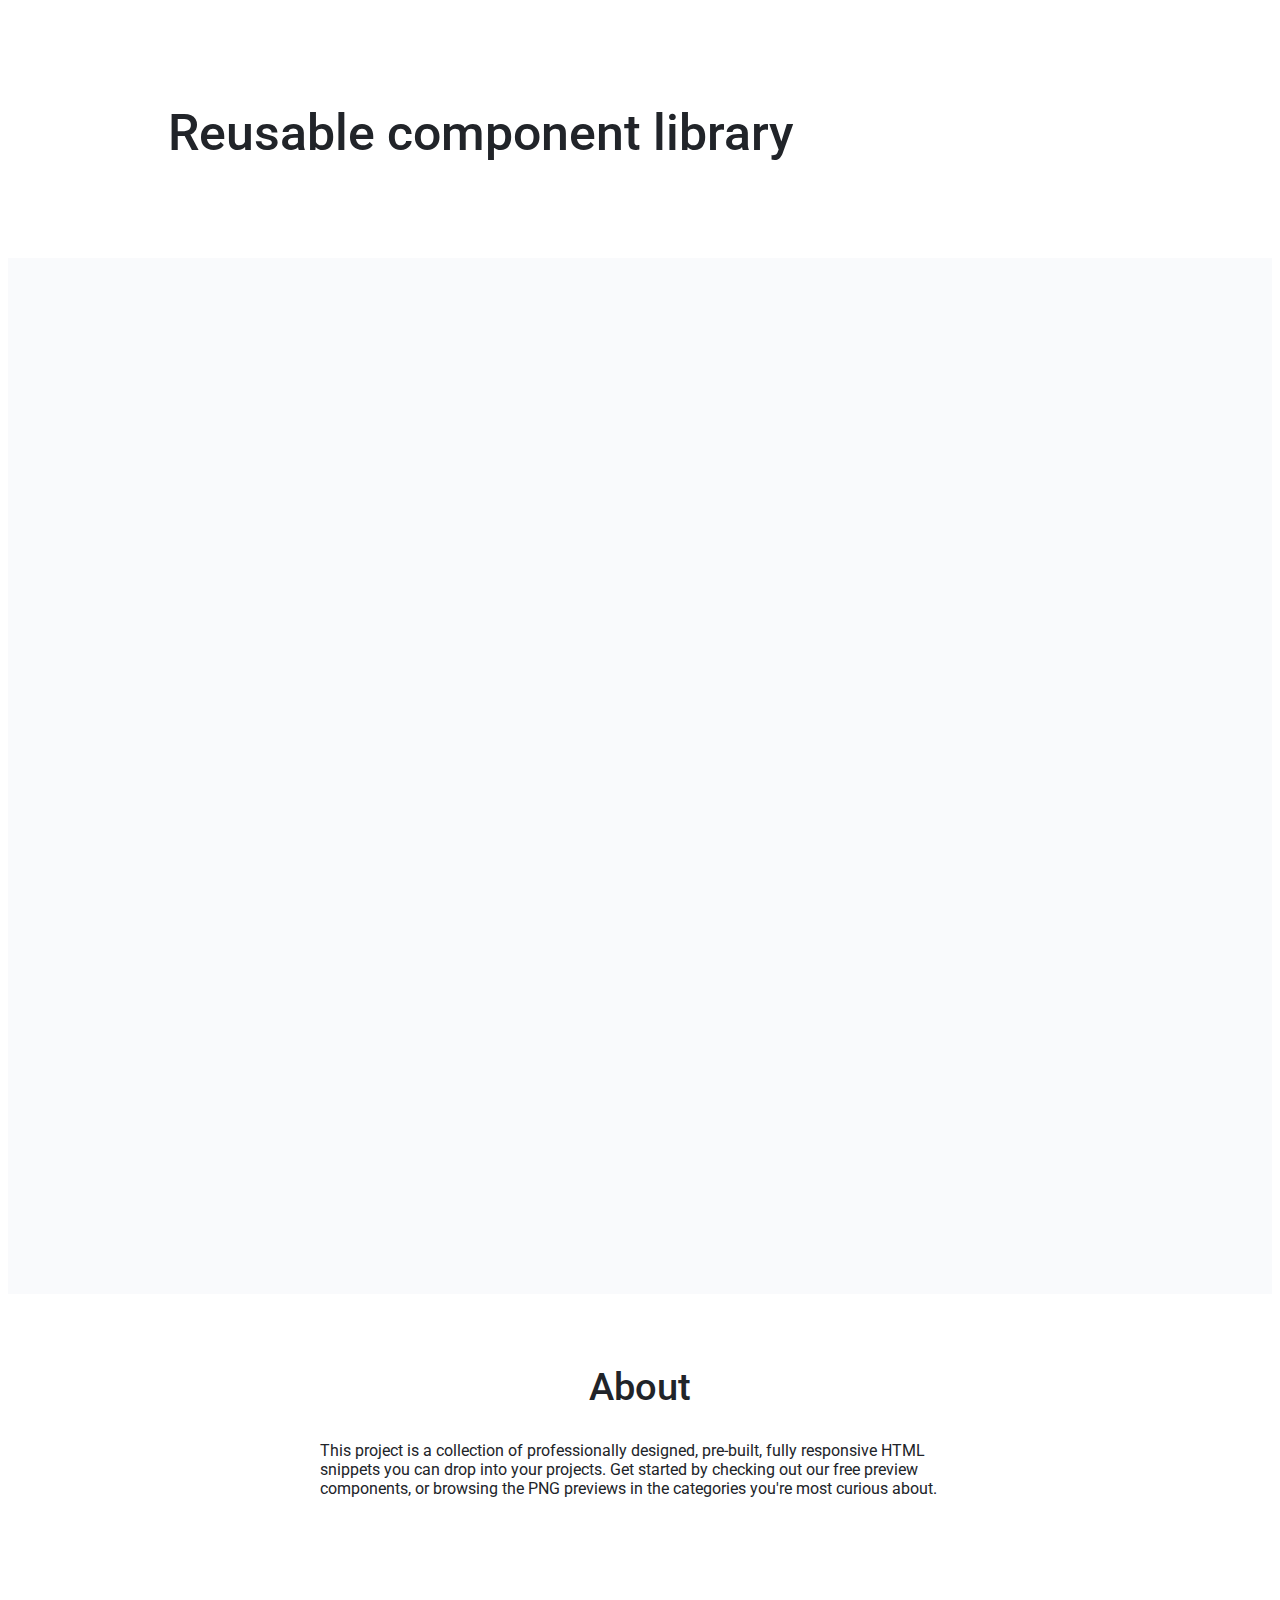
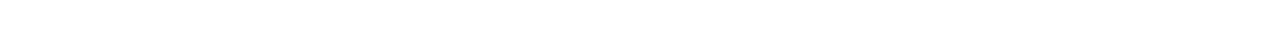
<file: index.html>
<!DOCTYPE html>
<!-- Главная страница -->
<html lang="ru">
  <head>
    <title>Главная страница</title>
    <link rel="stylesheet" href="./assets/css/main.css" />
    <link rel="stylesheet" href="./components/page/page.css" />
  </head>
  <body>
    <div class="main-page">
      <header class="main-page__header">Reusable component library</header>

      <main class="main-page__content"></main>

      <footer class="main-page__footer">
        <div class="main-page__footer-title">About</div>

        <div class="main-page__footer-text">
          This project is a collection of professionally designed, pre-built,
          fully responsive HTML snippets you can drop into your projects. Get
          started by checking out our free preview components, or browsing the
          PNG previews in the categories you're most curious about.
        </div>
      </footer>
    </div>
  </body>
</html>
</file>
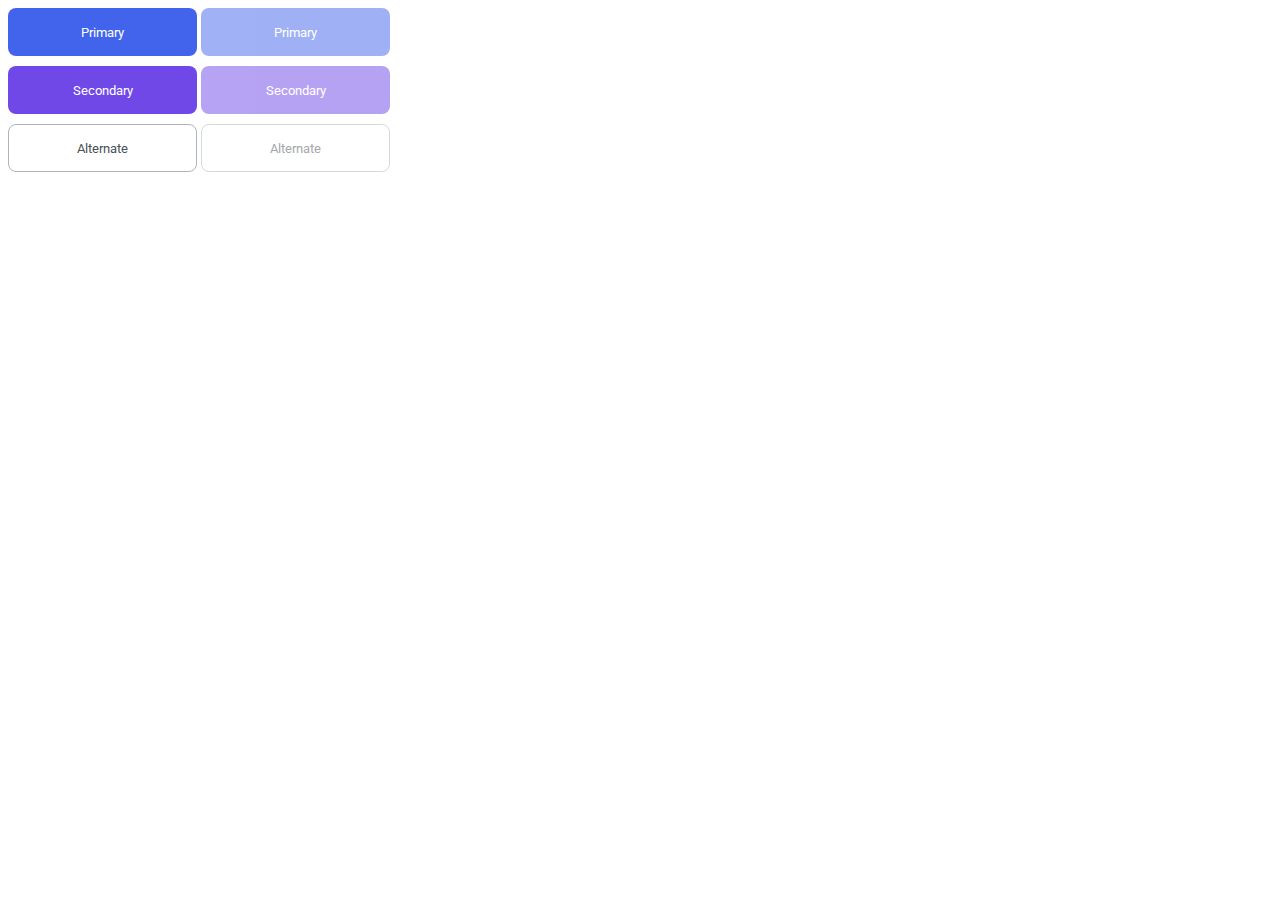
<file: 03-lection1/01-button/index.html>
<!DOCTYPE html>
<!-- Страница с кнопкой -->
<html lang="ru">
    <head>
        <link rel="stylesheet" href="../../assets/css/main.css">
        <link rel="stylesheet" href="./button.css">
    </head>
    <body>

        <div class="container">
            <button class='button button_primary'>Primary</button>

            <button disabled class='button button_primary'>Primary</button>
        </div>

        <div class="container">
            <button class='button button_secondary'>Secondary</button>

            <button disabled class='button button_secondary'>Secondary</button>
        </div>

        <div class="container">
            <button class='button button_alternate'>Alternate</button>

            <button disabled class='button button_alternate'>Alternate</button>
        </div>

      

    </body>
</html>
</file>
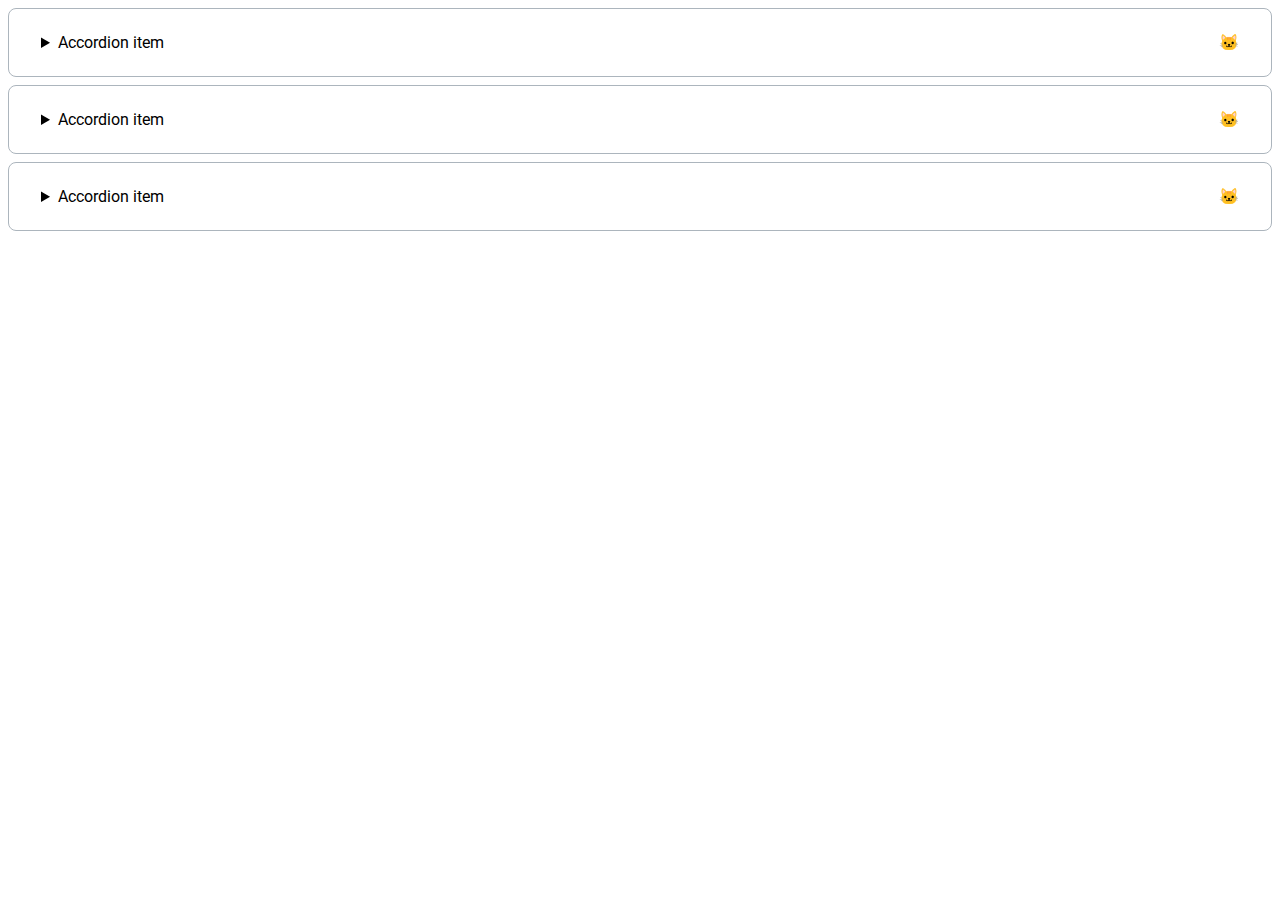
<file: 03-lection1/02-accordion/index.html>
<!DOCTYPE html>
<!-- Страница с аккордеоном -->
<html lang="ru">
    <head>
        <link rel="stylesheet" href="../../assets/css/main.css">
        <link rel="stylesheet" href="./accordion.css">
    </head>
    <body>

        <div class="container"> 
            
            <div class='accordion container__accordion'>

            <details class='accordion__details'>
                <summary class="accordion__summary">
                    Accordion item
                </summary>
                
                <div class="accordion__item">Acc1 Item 1</div>

                <div class="accordion__item">Acc1 Item 2</div>
            </details>
        </div>


        <div class='accordion container__accordion'>
            <details class='accordion__details'>

                <summary class="accordion__summary">
                    Accordion item
                </summary>
                
                <div class="accordion__item">Acc2 Item 1</div>

                <div class="accordion__item">Acc2 Item 2</div>
            </details>
        </div>


        <div class='accordion container__accordion'>
            <details class='accordion__details'>

                <summary class="accordion__summary">
                    Accordion item
                </summary>
                
                <div class="accordion__item">Acc3 Item 1</div>

                <div class="accordion__item">Acc3 Item 2</div>
            </details>
        </div>
    
    </div>
     
    </body>
</html>
</file>
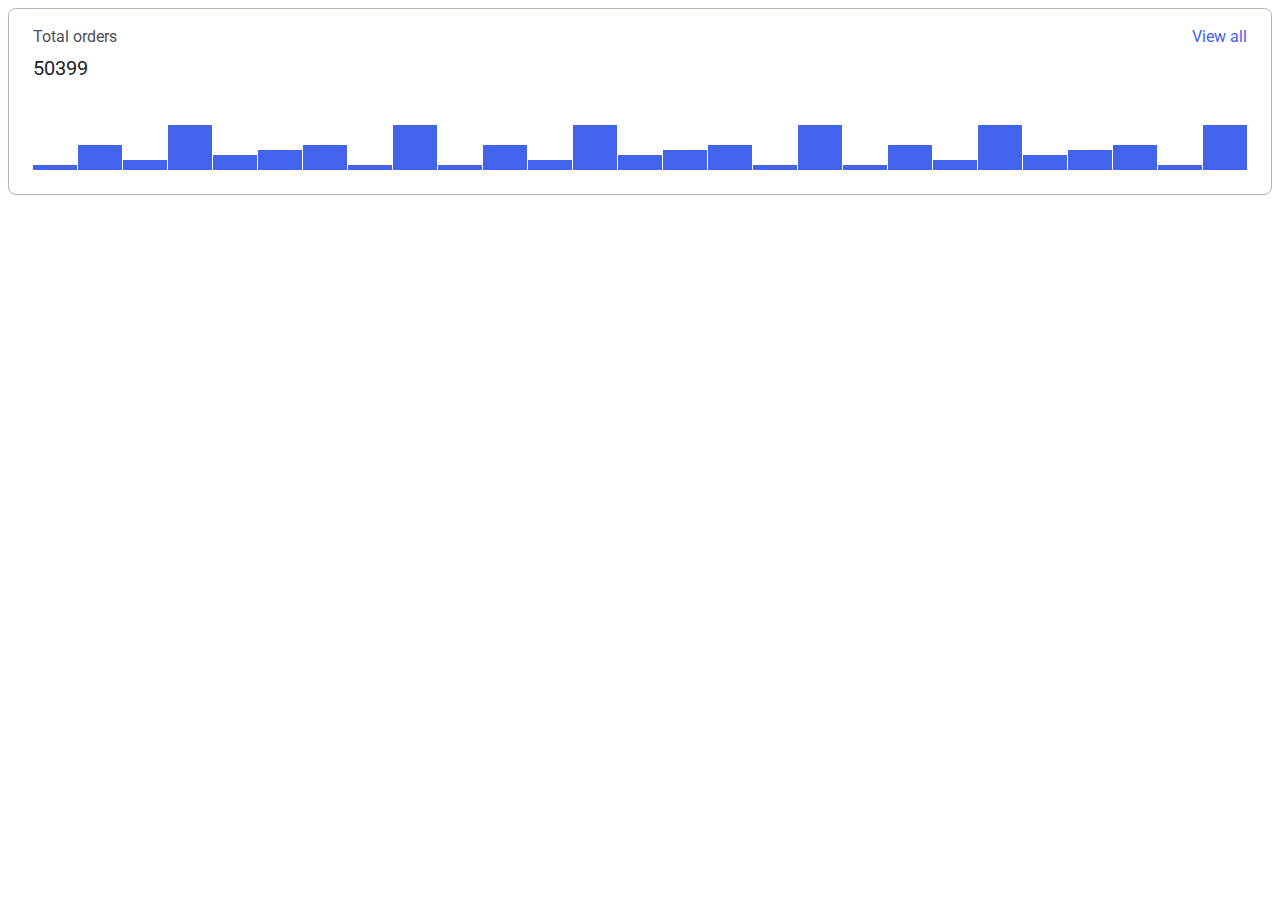
<file: 04-lection2/01-histogram/index.html>
<!DOCTYPE html>
<!-- Страница с гистограммой -->
<html lang="ru">
    <head>
        <link rel="stylesheet" href="../../assets/css/main.css">
        <link rel="stylesheet" href="./histogram.css">
    </head>
    <body>
        <div class="histogram">
            <div class="histogram__header">
                <p class="histogram__title">Total orders</p>
                <a href="#" class="histogram__link">View all</a>
            </div>
            <span class="histogram__total">50399</span>
            <div class="histogram__bars">
                <div class="histogram__bar" style="height: 10%"></div>
                <div class="histogram__bar" style="height: 50%"></div>
                <div class="histogram__bar" style="height: 20%"></div>
                <div class="histogram__bar" style="height: 90%"></div>
                <div class="histogram__bar" style="height: 30%"></div>
                <div class="histogram__bar" style="height: 40%"></div>
                <div class="histogram__bar" style="height: 50%"></div>
                <div class="histogram__bar" style="height: 10%"></div>
                <div class="histogram__bar" style="height: 90%"></div>
                <div class="histogram__bar" style="height: 10%"></div>
                <div class="histogram__bar" style="height: 50%"></div>
                <div class="histogram__bar" style="height: 20%"></div>
                <div class="histogram__bar" style="height: 90%"></div>
                <div class="histogram__bar" style="height: 30%"></div>
                <div class="histogram__bar" style="height: 40%"></div>
                <div class="histogram__bar" style="height: 50%"></div>
                <div class="histogram__bar" style="height: 10%"></div>
                <div class="histogram__bar" style="height: 90%"></div>
                <div class="histogram__bar" style="height: 10%"></div>
                <div class="histogram__bar" style="height: 50%"></div>
                <div class="histogram__bar" style="height: 20%"></div>
                <div class="histogram__bar" style="height: 90%"></div>
                <div class="histogram__bar" style="height: 30%"></div>
                <div class="histogram__bar" style="height: 40%"></div>
                <div class="histogram__bar" style="height: 50%"></div>
                <div class="histogram__bar" style="height: 10%"></div>
                <div class="histogram__bar" style="height: 90%"></div>
            </div>
        </div>
    </body>
</html>
</file>
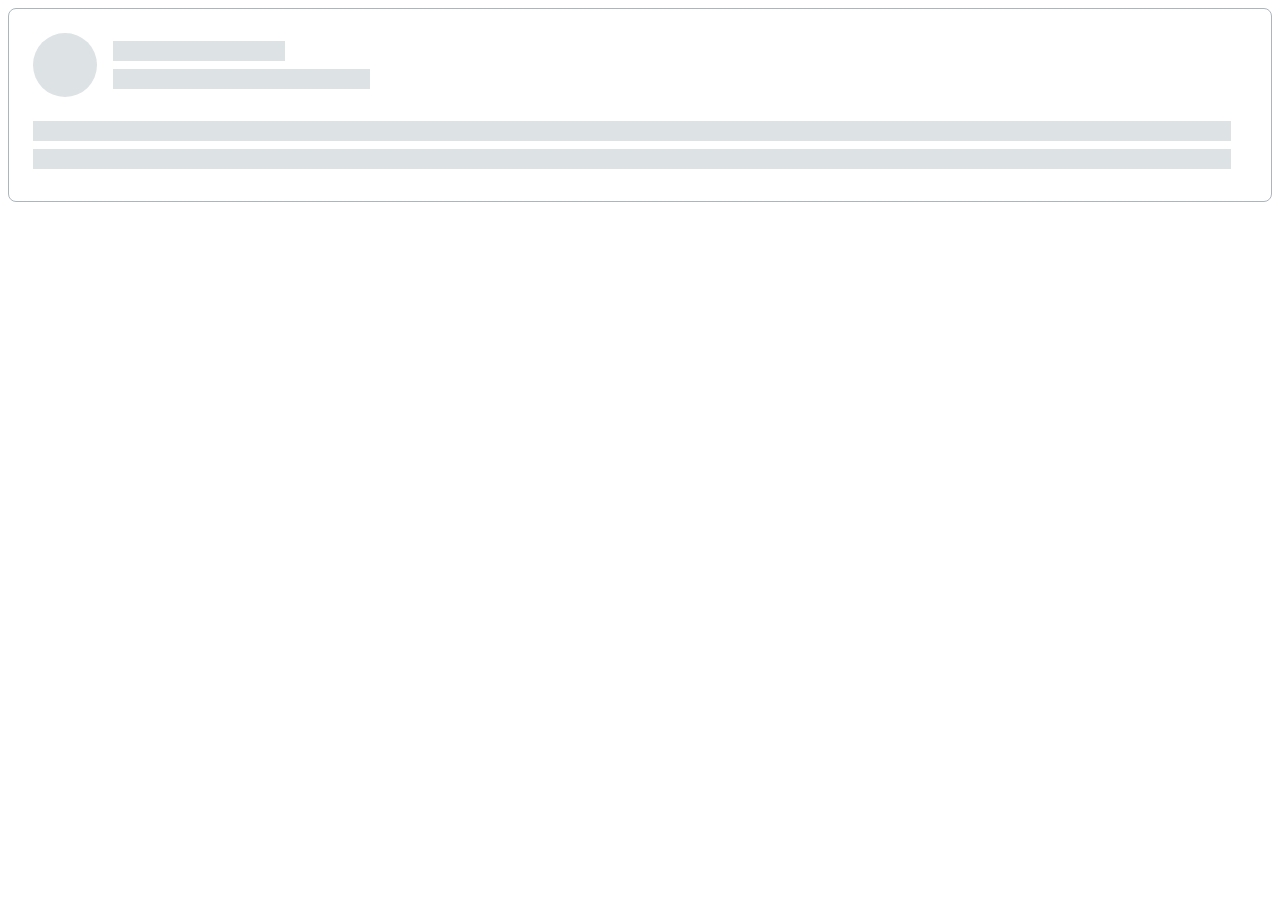
<file: 04-lection2/02-skeleton/index.html>
<!DOCTYPE html>
<!-- Страница со скелетоном -->
<html lang="ru">
    <head>
        <link rel="stylesheet" href="../../assets/css/main.css">
        <link rel="stylesheet" href="./skeleton.css">
    </head>
    <body>
        <div class="skeleton">
            <div class="skeleton__header">
                <div class="skeleton__circle"></div>
                <div class="skeleton__title">
                    <div class="skeleton__line skeleton__line_name"></div>
                    <div class="skeleton__line skeleton__line_date"></div>
                </div>
            </div>
            <div class="skeleton__body">
                <div class="skeleton__line"></div>
                <div class="skeleton__line"></div>
            </div>
        </div>
    </body>
</html>
</file>
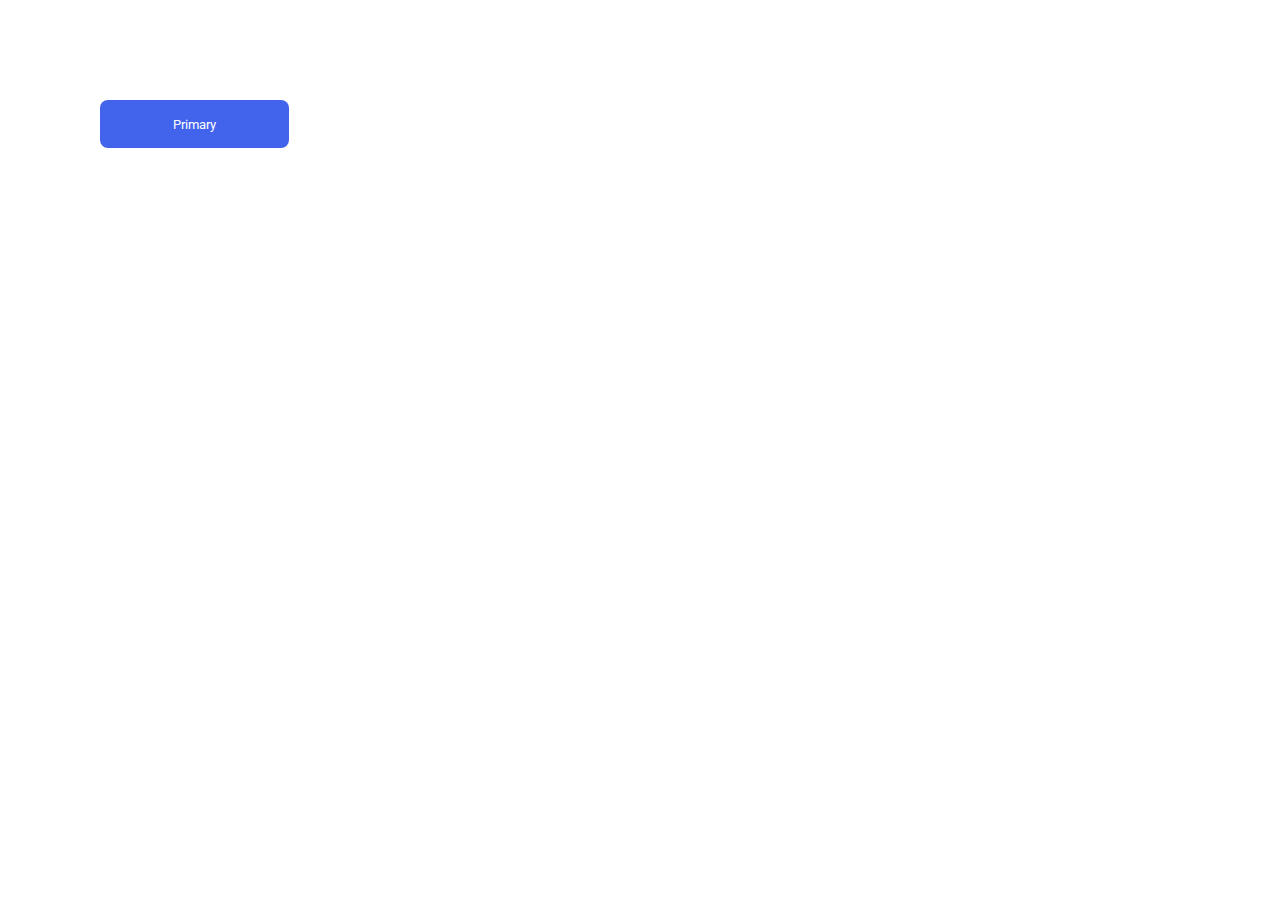
<file: 05-lection3/02-modal/index.html>
<!DOCTYPE html>
<!-- Страница с модалкой -->
<html lang="ru">
  <head>
    <link rel="stylesheet" href="../../assets/css/variables.css" />
    <link rel="stylesheet" href="../../assets/css/main.css" />
    <link rel="stylesheet" href="../../03-lection1/01-button/button.css" />
    <link rel="stylesheet" href="./modal.css" />
    <title>Modal</title>
  </head>
  <body>
    <button id="modal-open" class="button button_primary">Primary</button>

    <div id="modal" class="modal">
      <div id="modal-fade" class="modal__fade"></div>

      <div class="modal__content">
        <div id="modal-close" class="modal__close"></div>

        <div class="modal__title">Modal title</div>

        <div class="modal__text">
          Amet minim mollit non deserunt ullamco est sit aliqua dolor do amet
          sint. Velit officia consequat duis enim velit mollit. Exercitation
          veniam consequat sunt nostrud amet. Amet minim mollit non deserunt
          ullamco est sit aliqua dolor do amet sint. Velit officia consequat
          duis enim velit mollit. Exercitation veniam consequat sunt nostrud
          amet.
        </div>
      </div>
    </div>
  </body>
  <script src="./index.js"></script>
</html>
</file>
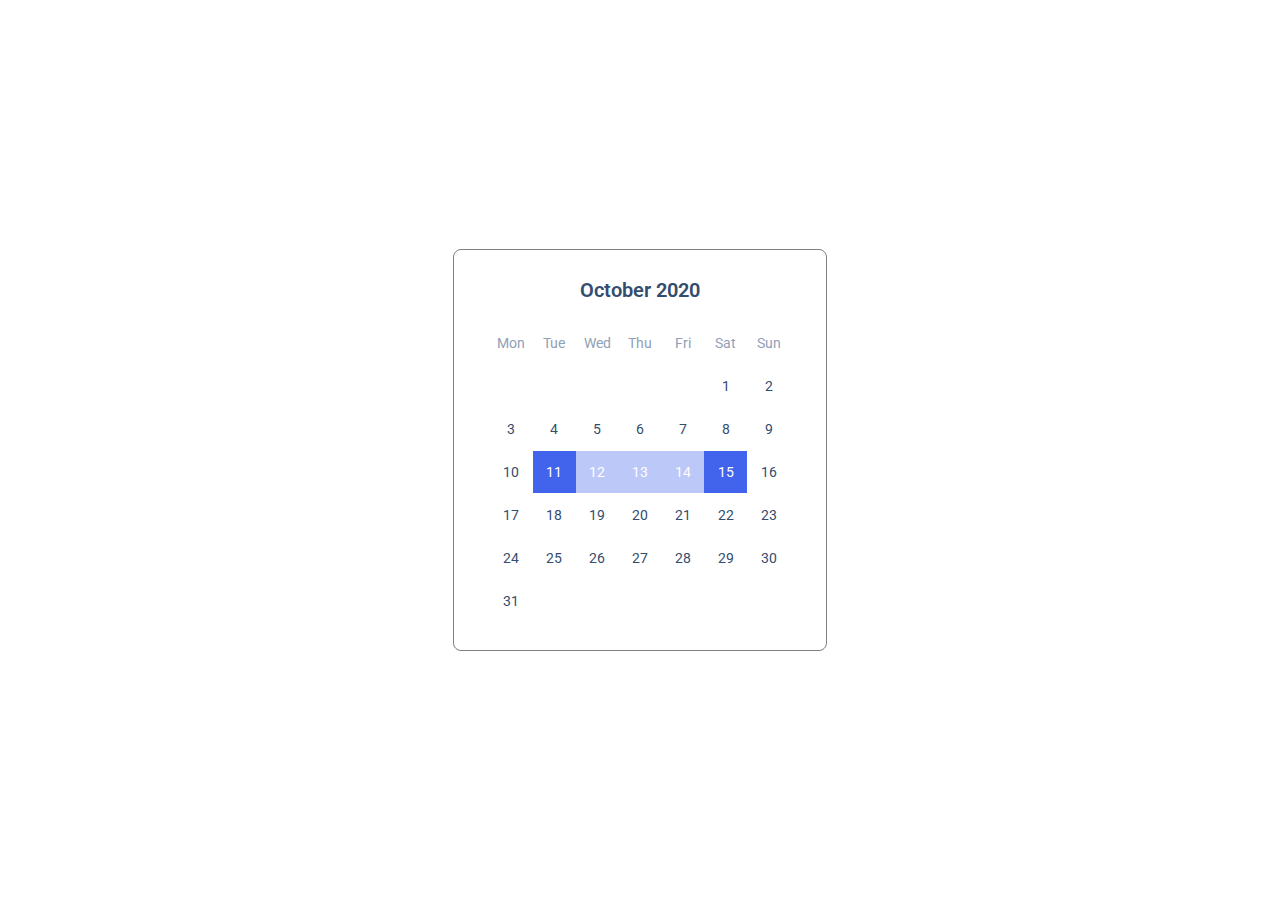
<file: 05-lection3/03-calendar/index.html>
<!DOCTYPE html>
<html lang="en">
<head>
    <meta charset="UTF-8">
    <title>Calendar</title>
    <link rel="stylesheet" href="../../assets/css/main.css">
    <link rel="stylesheet" href="./calendar.css">
    <link rel="stylesheet" href="./index.css">
</head>
<body>
    <div class="calendar">
        <div class="calendar__title">October 2020</div>
        <div class="calendar__wrapper">
            <div class="calendar__inner">
                <span class="calendar__item calendar__item_day">Mon</span>
                <span class="calendar__item calendar__item_day">Tue</span>
                <span class="calendar__item calendar__item_day">Wed</span>
                <span class="calendar__item calendar__item_day">Thu</span>
                <span class="calendar__item calendar__item_day">Fri</span>
                <span class="calendar__item calendar__item_day">Sat</span>
                <span class="calendar__item calendar__item_day">Sun</span>
                <span class="calendar__item"></span>
                <span class="calendar__item"></span>
                <span class="calendar__item"></span>
                <span class="calendar__item"></span>
                <span class="calendar__item"></span>
                <span class="calendar__item">1</span>
                <span class="calendar__item">2</span>
                <span class="calendar__item">3</span>
                <span class="calendar__item">4</span>
                <span class="calendar__item">5</span>
                <span class="calendar__item">6</span>
                <span class="calendar__item">7</span>
                <span class="calendar__item">8</span>
                <span class="calendar__item">9</span>
                <span class="calendar__item">10</span>
                <span class="calendar__item calendar__item_active">11</span>
                <span class="calendar__item calendar__item_between-active">12</span>
                <span class="calendar__item calendar__item_between-active">13</span>
                <span class="calendar__item calendar__item_between-active">14</span>
                <span class="calendar__item calendar__item_active">15</span>
                <span class="calendar__item">16</span>
                <span class="calendar__item">17</span>
                <span class="calendar__item">18</span>
                <span class="calendar__item">19</span>
                <span class="calendar__item">20</span>
                <span class="calendar__item">21</span>
                <span class="calendar__item">22</span>
                <span class="calendar__item">23</span>
                <span class="calendar__item">24</span>
                <span class="calendar__item">25</span>
                <span class="calendar__item">26</span>
                <span class="calendar__item">27</span>
                <span class="calendar__item">28</span>
                <span class="calendar__item">29</span>
                <span class="calendar__item">30</span>
                <span class="calendar__item">31</span>
            </div>
        </div>
    </div>
</body>
</html>
</file>
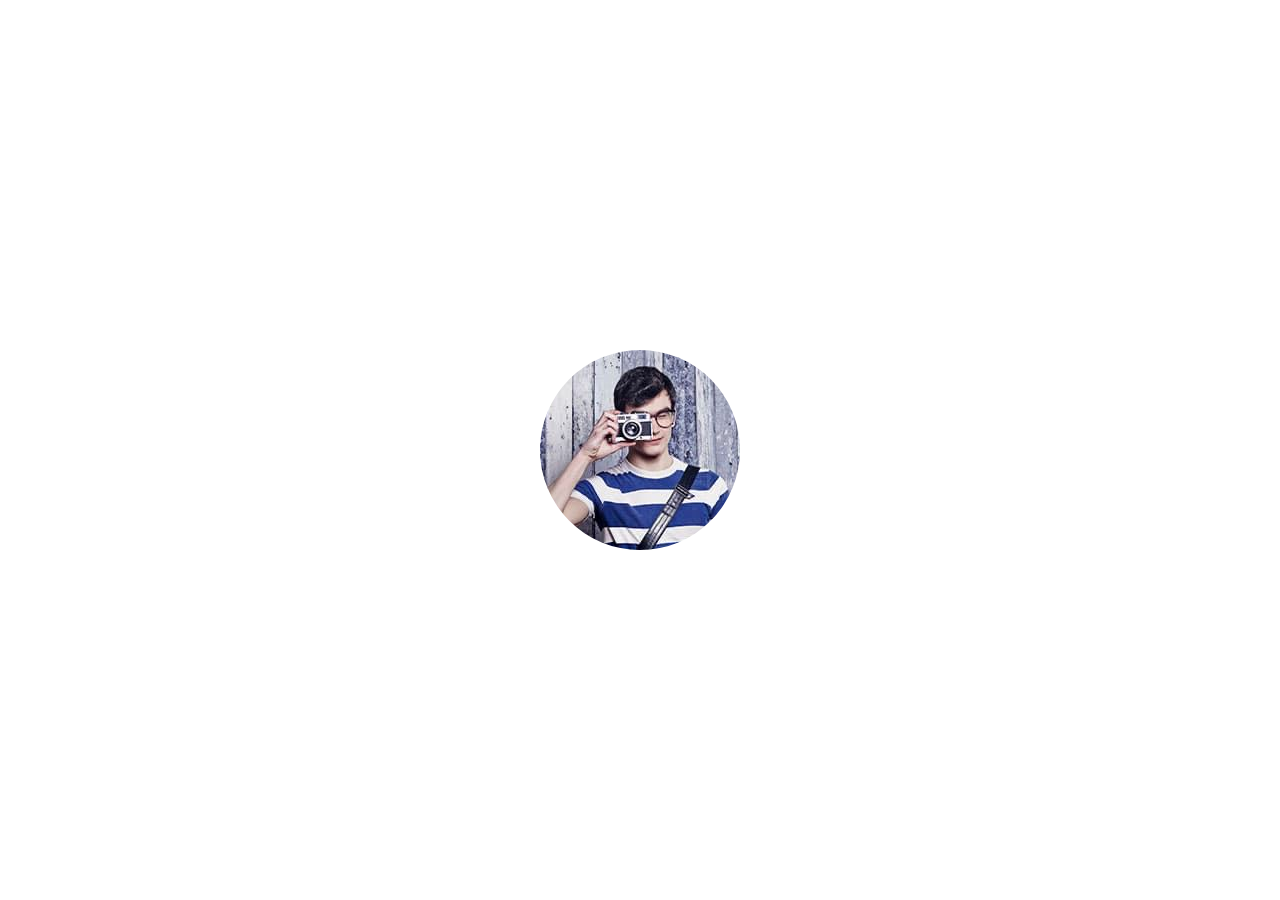
<file: 06-lection4/01-avatar/index.html>
<!DOCTYPE html>
<!-- Страница с аватаром -->
<html lang="ru">
    <head>
        <link rel="stylesheet" href="../../assets/css/main.css">
        <link rel="stylesheet" href="./avatar.css">
        <link rel="stylesheet" href="./index.css">
        <title>Avatar</title>
    </head>
    <body>
        <div class="avatar">
            <img class="avatar__image" src="./public/avatar-200.jpg">
        </div>
    </body>
</html>
</file>
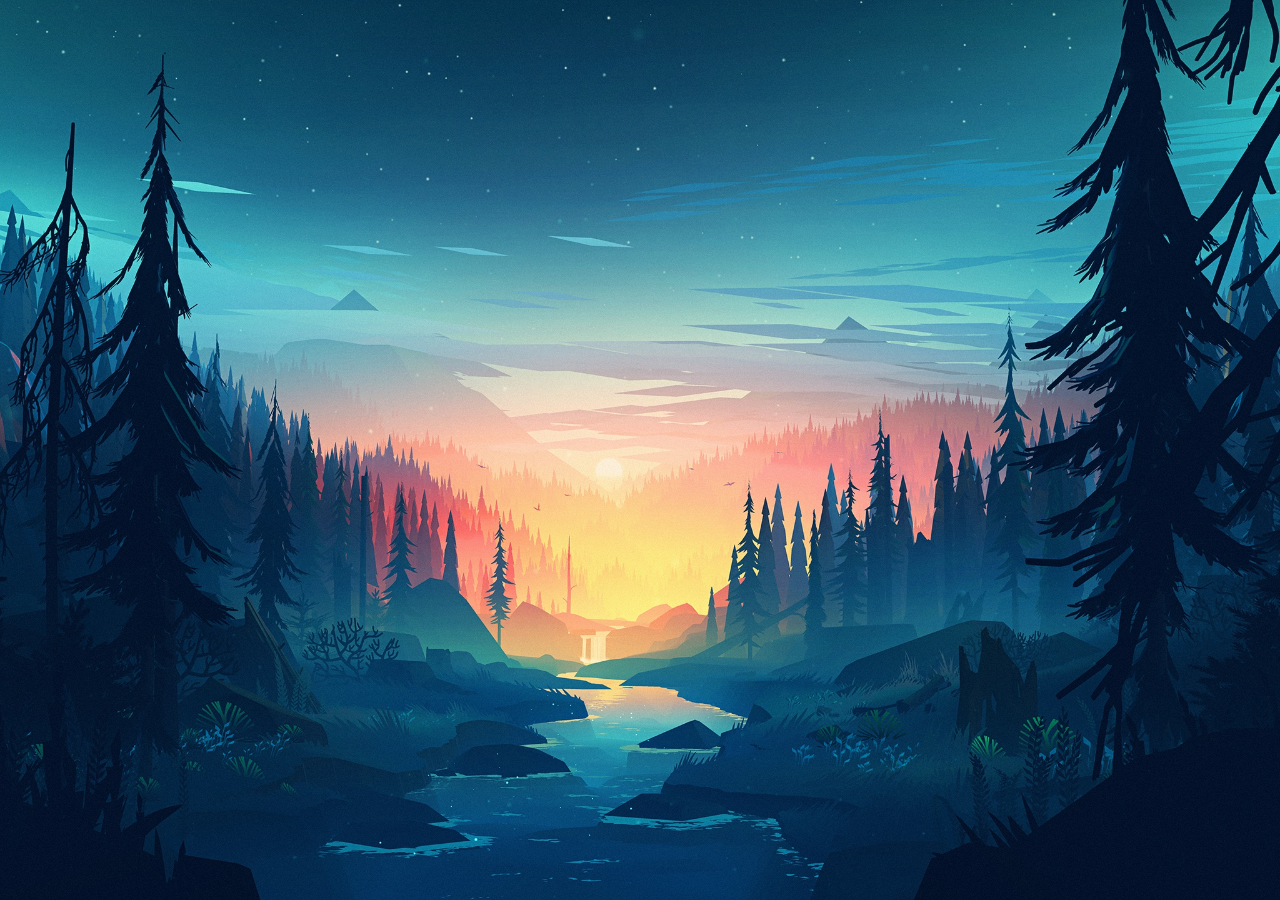
<file: 06-lection4/02-background-image/index.html>
<!DOCTYPE html>
<html lang="ru">
    <head>
        <link rel="stylesheet" href="../../assets/css/main.css">
        <link rel="stylesheet" href="./background-image.css">
        <link rel="stylesheet" href="./index.css">
        <title>Background</title>
    </head>
    <body>
        <div class="background"></div>
    </body>
</html>
</file>
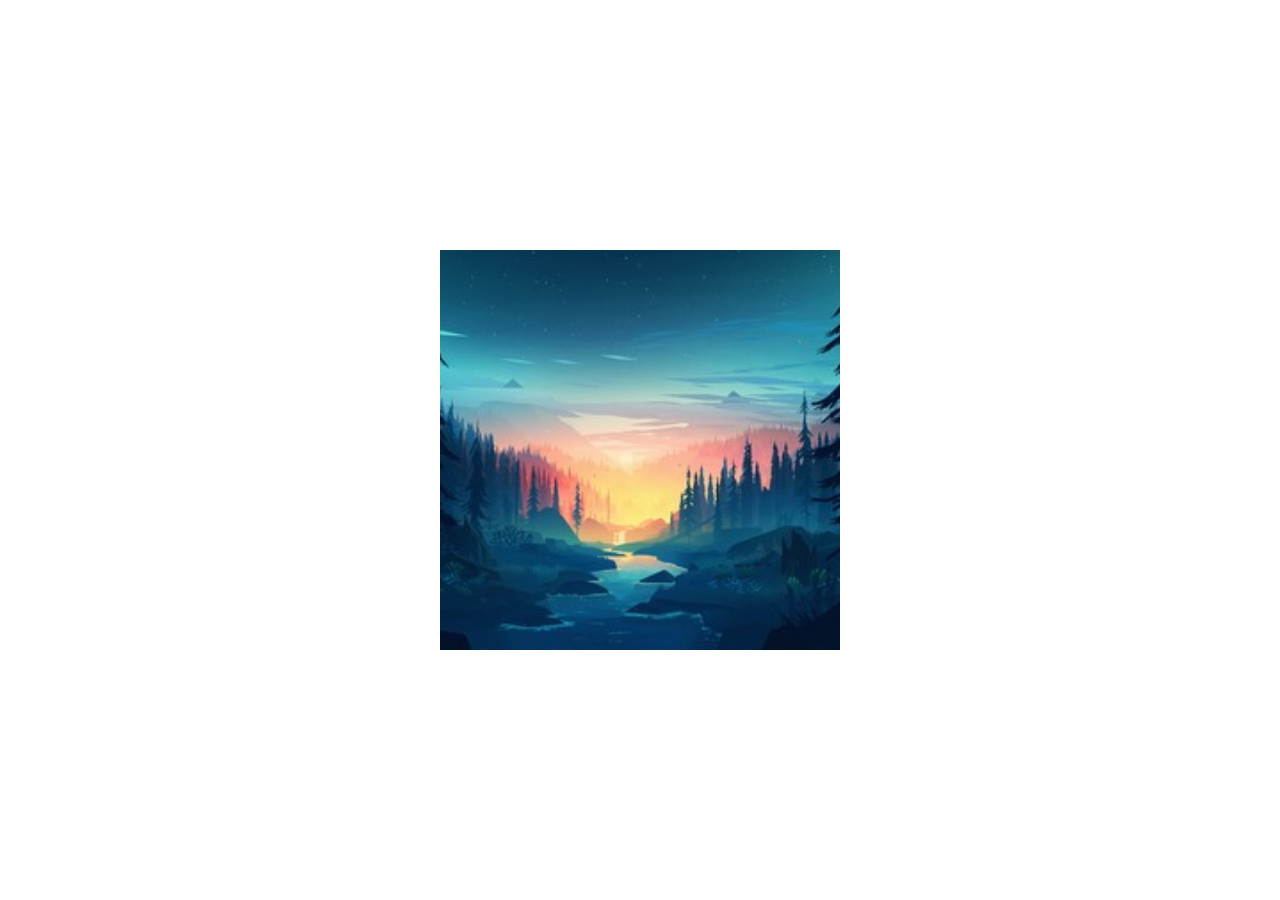
<file: 06-lection4/03-srcset/index.html>
<!DOCTYPE html>
<html lang="ru">
    <head>
        <link rel="stylesheet" href="../../assets/css/main.css">
        <link rel="stylesheet" href="./srcset.css">
        <link rel="stylesheet" href="./index.css">
    </head>
    <body>
        <div class="block">
            <img class="block__image" src="./public/forest_400.jpg" srcset="./public/forest_400.jpg 1x, ./public/forest_768.jpg 2x">
        </div>
    </body>
</html>
</file>
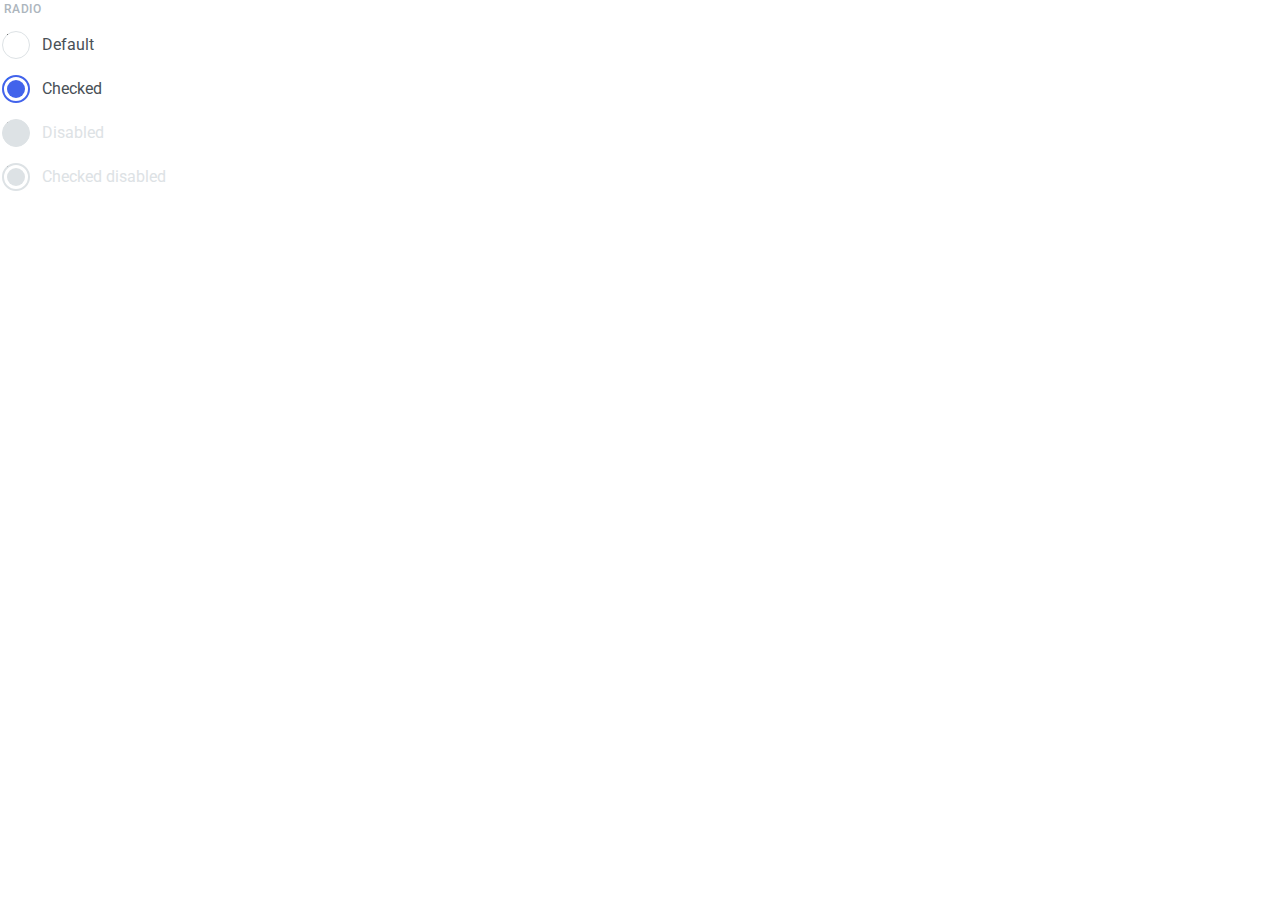
<file: 07-lection5/02-radio/index.html>
<!DOCTYPE html>
<!-- Страница радио -->
<html lang="ru">
    <head>
        <link rel="stylesheet" href="./index.css">
        <link rel="stylesheet" href="../../assets/css/main.css">
        <link rel="stylesheet" href="./radio.css">
    </head>
    <body>
        <form class="form">
            <fieldset class="form__fieldset">
                <legend class="form__legend">radio</legend>
                <label class="radio form__control">
                    <input type="radio" class="radio__input" name="radio" value="1">
                    <div class="radio__state">
                        <div class="radio__control">
                            <div class="radio__checked"></div>
                        </div>
                        <p class="radio__legend">Default</p>
                    </div>
                </label>
                <label class="radio form__control">
                    <input type="radio" class="radio__input" name="radio" value="2" checked>
                    <div class="radio__state">
                        <div class="radio__control">
                            <div class="radio__checked"></div>
                        </div>
                        <p class="radio__legend">Checked</p>
                    </div>
                </label>
                <label class="radio form__control">
                    <input type="radio" class="radio__input" name="radio" value="3" disabled>
                    <div class="radio__state">
                        <div class="radio__control">
                            <div class="radio__checked"></div>
                        </div>
                        <p class="radio__legend">Disabled</p>
                    </div>
                </label>
                <label class="radio form__control">
                    <input type="radio" class="radio__input" name="radio2" value="4" disabled checked>
                    <div class="radio__state">
                        <div class="radio__control">
                            <div class="radio__checked"></div>
                        </div>
                        <p class="radio__legend">Checked disabled</p>
                    </div>
                </label>
            </fieldset>
        </form>
    </body>
</html>
</file>
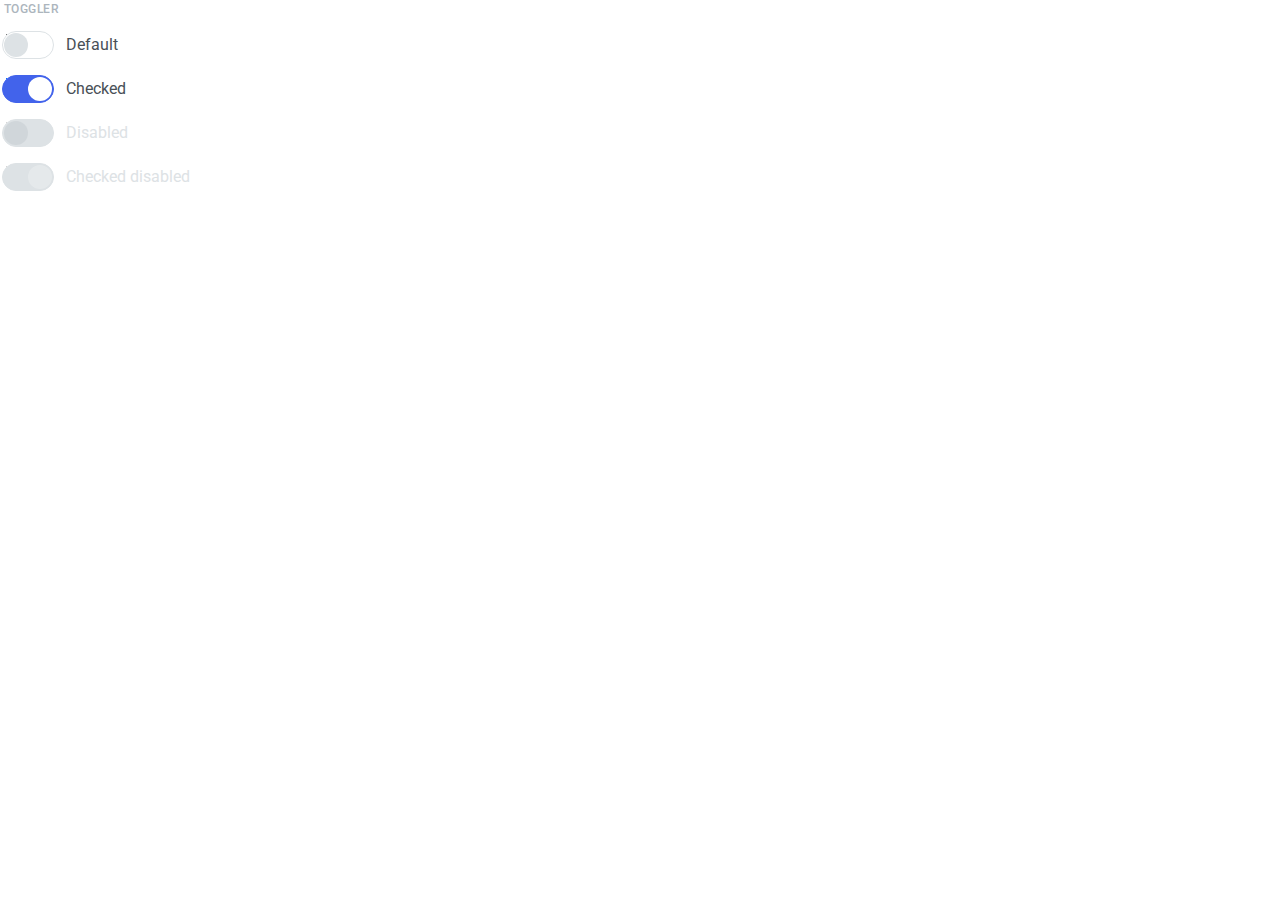
<file: 07-lection5/03-toggler/index.html>
<!DOCTYPE html>
<!-- Страница с кнопкой переключения -->
<html lang="ru">
    <head>
        <link rel="stylesheet" href="./index.css">
        <link rel="stylesheet" href="../../assets/css/main.css">
        <link rel="stylesheet" href="./toggler.css">
    </head>
    <body>
        <form class="form">
            <fieldset class="form__fieldset">
                <legend class="form__legend">toggler</legend>
                <label class="toggler form__control">
                    <input type="checkbox" class="toggler__input" name="toggler" value="1">
                    <div class="toggler__state">
                        <div class="toggler__control">
                            <div class="toggler__round"></div>
                        </div>
                        <p class="toggler__legend">Default</p>
                    </div>
                </label>
                <label class="toggler form__control">
                    <input type="checkbox" class="toggler__input" name="toggler" value="2" checked>
                    <div class="toggler__state">
                        <div class="toggler__control">
                            <div class="toggler__round"></div>
                        </div>
                        <p class="toggler__legend">Checked</p>
                    </div>
                </label>
                <label class="toggler form__control">
                    <input type="checkbox" class="toggler__input" name="toggler" value="3" disabled>
                    <div class="toggler__state">
                        <div class="toggler__control">
                            <div class="toggler__round"></div>
                        </div>
                        <p class="toggler__legend">Disabled</p>
                    </div>
                </label>
                <label class="toggler form__control">
                    <input type="checkbox" class="toggler__input" name="toggler2" value="4" disabled checked>
                    <div class="toggler__state">
                        <div class="toggler__control">
                            <div class="toggler__round"></div>
                        </div>
                        <p class="toggler__legend">Checked disabled</p>
                    </div>
                </label>
            </fieldset>
        </form>
    </body>
</html>
</file>
<file: assets/css/main.css>
@import '../fonts/fonts.css';

* {
    font-family: 'Roboto', sans-serif;
}
</file>
<file: components/page/page.css>
.main-page {
  color: #212429;
}

.main-page__header {
  padding: 96px 160px;
  font-weight: 500;
  font-size: 50px;
}

.main-page__content {
  height: 1036px;
  background: #f9fafc;
}

.main-page__footer {
  padding: 71px 0 136px;
}

.main-page__footer-title {
  font-size: 38px;
  font-weight: 500;
  margin-bottom: 32px;
  text-align: center;
}

.main-page__footer-text {
  font-size: 16px;
  max-width: 640px;
  margin: 0 auto;
}
</file>
<file: 03-lection1/01-button/button.css>
/* Стилизация кнопки */

.container {
  margin-bottom: 10px;
}

.button {
  width: 189px;
  height: 48px;
  border-radius: 8px;
  display: inline-flex;
  justify-content: center;
  align-items: center;
  color: #ffffff;
  cursor: pointer;
  border: none;
  box-sizing: border-box;
}

.button:disabled {
  opacity: 0.5;
  cursor: not-allowed;
}

.button:focus {
  outline: 0;
}

.button_primary {
  background-color: #4263eb;
}

.button_primary:hover {
  background-color: #2342c0;
}

.button_secondary {
  background-color: #7048e8;
}

.button_secondary:hover {
  background-color: #5028c6;
}

.button_alternate {
  background-color: #ffffff;
  color: #495057;
  border: 1px solid #acb5bd;
}

.button_alternate:hover {
  border-color: #212429;
}
</file>
<file: 03-lection1/02-accordion/accordion.css>
/* Стилизация аккордеона */

.container__accordion {
  margin-bottom: 8px;
}

.container__accordion:last-child {
  margin-bottom: 0;
}

.accordion {
  padding: 24px 32px;
  border: 1px solid #acb5bd;
  border-radius: 8px;
}

.accordion__details[open] .accordion__summary:before {
  transform: rotate(180deg);
}

.accordion__summary {
  cursor: pointer;
  position: relative;
}

.accordion__summary:focus {
  outline: 0;
}

.accordion__summary::-webkit-details-marker {
  display: none;
}

.accordion__summary:before {
  content: "\01F431";
  position: absolute;
  right: 0;
  transition: transform 0.3s ease-in-out;
}

.accordion__item {
  margin-bottom: 8px;
}

.accordion__item:first-of-type {
  margin-top: 16px;
}

.accordion__item:last-child {
  margin-bottom: 0;
}
</file>
<file: 04-lection2/01-histogram/histogram.css>
.histogram {
    width: 100%;
    border: 1px solid #ACB5BD;
    box-sizing: border-box;
    border-radius: 8px;
    background-color: #FFFFFF;
    padding: 16px 24px 24px 24px;
}

.histogram__bars {
    display: flex;
    justify-content: stretch;
    flex-wrap: nowrap;
    width: 100%;
    align-items: flex-end;
    flex-direction: row;
    height: 50px;
}

.histogram__bar {
    flex: 1 0 auto;
    margin-right: 1px;
    background: #4263EB;
}

.histogram__bar:last-child {
    margin-right: 0;
}

.histogram__header {
    display: flex;
    justify-content: space-between;
    margin-bottom: 6px;
}

.histogram__title {
    margin: 0;
    font-size: 16px;
    line-height: 24px;
    color: #212429;
    opacity: 0.8;
}

.histogram__link {
    display: block;
    color: #4263EB;
    font-size: 16px;
    line-height: 24px;
    margin-left: 20px;
    text-decoration: none;
}

.histogram__total {
    font-size: 20px;
    line-height: 26px;
    margin-bottom: 39px;
    display: block;
    color: #212429;
}
</file>
<file: 04-lection2/02-skeleton/skeleton.css>
.skeleton {
    border: 1px solid #ACB5BD;
    padding: 24px 40px 32px 24px;
    border-radius: 8px;
}

.skeleton__header {
    display: flex;
    align-items: center;
    margin-bottom: 24px;
}

.skeleton__circle {
    flex-shrink: 0;
    width: 64px;
    height: 64px;
    border-radius: 50%;
    background: #DDE2E5;
}

.skeleton__title {
    flex-shrink: 1;
    flex-basis: 100%;
    margin-left: 16px;
}

.skeleton__line {
    height: 20px;
    max-width: 100%;
    width: 100%;
    margin-bottom: 8px;
    background: #DDE2E5;
}

.skeleton__line:last-child {
    margin-bottom: 0;
}

.skeleton__line_name {
    max-width: 172px;
}

.skeleton__line_date {
    max-width: 257px;
}
</file>
<file: assets/css/variables.css>
:root {
  --color-primary: #4263eb;
  --color-secondary: #7048e8;
  --color-background-main: #ffffff;
  --color-font-main: #212429;
  --color-accent-lighten3: #f8f9fa;
  --color-accent-lighten2: #dde2e5;
  --color-accent-lighten1: #acb5bd;
  --color-accent: #495057;
  --border-radius-default: 8px;
  --desktop-width: 1024px;
  --tablet-width: 786px;
  --touch-width: 468px;
}
</file>
<file: 05-lection3/02-modal/modal.css>
body {
  margin: 0;
  padding: 100px;
}

@keyframes appear {
  0% {
    opacity: 0;
  }
  100% {
    opacity: 1;
  }
}

.modal {
  display: none;
  position: fixed;
  width: 100%;
  height: 100%;
  top: 0;
  left: 0;
  justify-content: center;
  align-items: center;
  z-index: 1;
  animation: appear 1s ease-in-out;
}

.modal__fade {
  position: fixed;
  width: 100%;
  height: 100%;
  top: 0;
  left: 0;
  background-color: #c4c4c4;
  opacity: 0.5;
}

.modal__content {
  padding: 30px 40px;
  border-radius: var(--border-radius-default);
  background-color: var(--color-background-white);
  position: relative;
  max-width: 428px;
  box-sizing: border-box;
}

.modal__title {
  margin-bottom: 14px;
  color: #334d6e;
  font-size: 20px;
}

.modal__text {
  color: #495057;
  font-size: 16px;
}

.modal__close {
  position: absolute;
  top: 12px;
  right: 12px;
  background: url("../../assets/images/x.png") 50% 50% no-repeat;
  cursor: pointer;
  width: 16px;
  height: 16px;
}
</file>
<file: 05-lection3/03-calendar/calendar.css>
.calendar {
    border: 1px solid gray;
    border-radius: 8px;
    padding: 28px 36px;
    width: 100%;
    max-width: 300px;
}

.calendar__title {
    font-weight: 600;
    font-size: 20px;
    line-height: 24px;
    color: #334D6E;
    text-align: center;
    margin-bottom: 20px;
}

.calendar__wrapper {
    padding-bottom: 100%;
    position: relative;
}

.calendar__inner {
    position: absolute;
    top: 0;
    bottom: 0;
    left: 0;
    right: 0;
    display: grid;
    grid-template-columns: repeat(7, 1fr);
}

.calendar__item {
    display: flex;
    justify-content: center;
    align-items: center;
    font-size: 14px;
    line-height: 20px;
    color: #334D6E;
}

.calendar__item_day {
    color: #90A0B7;
}

.calendar__item_active {
    background: #4263EB;
    color: white;
}

.calendar__item_between-active {
    background: #a0b1f5b3;
    color: white;
}
</file>
<file: 05-lection3/03-calendar/index.css>
html {
    height: 100%;
}

body {
    margin: 0;
    display: flex;
    justify-content: center;
    align-items: center;
    height: 100%;
}
</file>
<file: 06-lection4/01-avatar/avatar.css>
.avatar {
    width: 200px;
    height: 200px;
    border-radius: 50%;
    overflow: hidden;
}

.avatar__image {
    width: 100%;
    height: 100%;
    object-fit: cover;
}
</file>
<file: 06-lection4/01-avatar/index.css>
html {
    margin: 0;
    height: 100%;
}

body {
    margin: 0;
    height: 100%;
    display: flex;
    justify-content: center;
    align-items: center;
}
</file>
<file: 06-lection4/02-background-image/background-image.css>
.background {
    background-image: url('./public/forest_768.jpg');
    background-repeat: no-repeat;
    background-size: cover;
    height: 100%;
    background-position: center center;
}

@media screen and (min-width: 768px) {
    .background {
        background-image: url('./public/forest_1024.jpg');
    }
}

@media screen and (min-width: 1280px) {
    .background {
        background-image: url('./public/forest_2560.jpg');
    }
}
</file>
<file: 06-lection4/02-background-image/index.css>
html {
    margin: 0;
    height: 100%;
}

body {
    margin: 0;
    height: 100%;
}
</file>
<file: 06-lection4/03-srcset/srcset.css>
.block {
    width: 400px;
    height: 400px;
}

.block__image {
    width: 100%;
    height: 100%;
    object-fit: cover;
}
</file>
<file: 06-lection4/03-srcset/index.css>
html {
    margin: 0;
    height: 100%;
}

body {
    margin: 0;
    height: 100%;
    display: flex;
    justify-content: center;
    align-items: center;
}
</file>
<file: 07-lection5/02-radio/index.css>
html, body {
    margin: 0;
    height: 100%;
}

p {
    margin: 0;
}

.form__control {
    margin-bottom: 16px;
}

.form__fieldset {
    border: none;
    padding: 0;
}

.form__legend {
    display: block;
    margin-bottom: 13px;
    font-weight: 500;
    font-size: 12px;
    line-height: 18px;
    letter-spacing: 0.04em;
    text-transform: uppercase;
    color: #ACB5BD;
}
</file>
<file: 07-lection5/02-radio/radio.css>
.radio {
    display: block;
}

.radio__input {
    display: block;
    position: absolute;
    width: 1px;
    height: 1px;
    opacity: 1;
    pointer-events: none;
    outline: none;
}

.radio__state {
    display: flex;
    justify-content: flex-start;
    align-items: center;
    cursor: pointer;
}

.radio__legend {
    font-size: 16px;
    line-height: 24px;
    color: #495057;
    margin-left: 12px;
}

.radio__control {
    width: 28px;
    height: 28px;
    box-sizing: border-box;
    border: 1px solid #DDE2E5;
    border-radius: 50%;
}

.radio__checked {
    display: none;
    height: 100%;
    width: 100%;
    padding: 3px;
    box-sizing: border-box;
    background-clip: content-box;
    border-radius: 50%;
    background-color: #4263EB;
}

.radio__input:focus ~ .radio__state .radio__legend {
    text-decoration: underline;
}

.radio__input:disabled ~ .radio__state {
    cursor: not-allowed;
}

.radio__input:checked ~ .radio__state .radio__control {
    border-width: 2px;
    border-color: #4263EB;
}

.radio__input:checked ~ .radio__state .radio__control .radio__checked {
    display: block;
}

.radio__input:disabled ~ .radio__state .radio__control {
    background: #DDE2E5;
}

.radio__input:disabled:checked ~ .radio__state .radio__control {
    background: none;
    border-color: #DDE2E5;
}

.radio__input:disabled:checked ~ .radio__state .radio__control .radio__checked {
    background-color: #DDE2E5;
}

.radio__input:disabled ~ .radio__state .radio__legend {
    color: #DDE2E5;
}
</file>
<file: 07-lection5/03-toggler/index.css>
html, body {
    margin: 0;
    height: 100%;
}

p {
    margin: 0;
}

.form__control {
    margin-bottom: 16px;
}

.form__fieldset {
    border: none;
    padding: 0;
}

.form__legend {
    display: block;
    margin-bottom: 13px;
    font-weight: 500;
    font-size: 12px;
    line-height: 18px;
    letter-spacing: 0.04em;
    text-transform: uppercase;
    color: #ACB5BD;
}
</file>
<file: 07-lection5/03-toggler/toggler.css>
.toggler {
    display: block;
}

.toggler__input {
    display: block;
    position: absolute;
    width: 1px;
    height: 1px;
    opacity: 1;
    pointer-events: none;
    outline: none;
}

.toggler__state {
    display: flex;
    justify-content: flex-start;
    align-items: center;
    cursor: pointer;
}

.toggler__legend {
    font-size: 16px;
    line-height: 24px;
    color: #495057;
    margin-left: 12px;
}

.toggler__control {
    position: relative;
    width: 52px;
    height: 28px;
    box-sizing: border-box;
    border: 1px solid #DDE2E5;
    border-radius: 100px;
}

.toggler__round {
    position: absolute;
    width: 24px;
    height: 24px;
    left: 1px;
    top: 1px;
    background: #DDE2E5;
    border-radius: 50%;
}

.toggler__input:focus ~ .toggler__state .toggler__legend {
    text-decoration: underline;
}

.toggler__input:disabled ~ .toggler__state {
    cursor: not-allowed;
}

.toggler__input:disabled ~ .toggler__state .toggler__control .toggler__round {
    background: #ACB5BD;
    opacity: 0.25;
}

.toggler__input:checked ~ .toggler__state .toggler__control {
    background-color: #4263EB;
    border-color: #4263EB;
}

.toggler__input:checked ~ .toggler__state .toggler__control .toggler__round {
    left: unset;
    right: 1px;
    background: #FFFFFF;
}

.toggler__input:disabled ~ .toggler__state .toggler__control {
    background: #DDE2E5;
    border-color: #DDE2E5;
}

.toggler__input:disabled ~ .toggler__state .toggler__legend {
    color: #DDE2E5;
}
</file>
